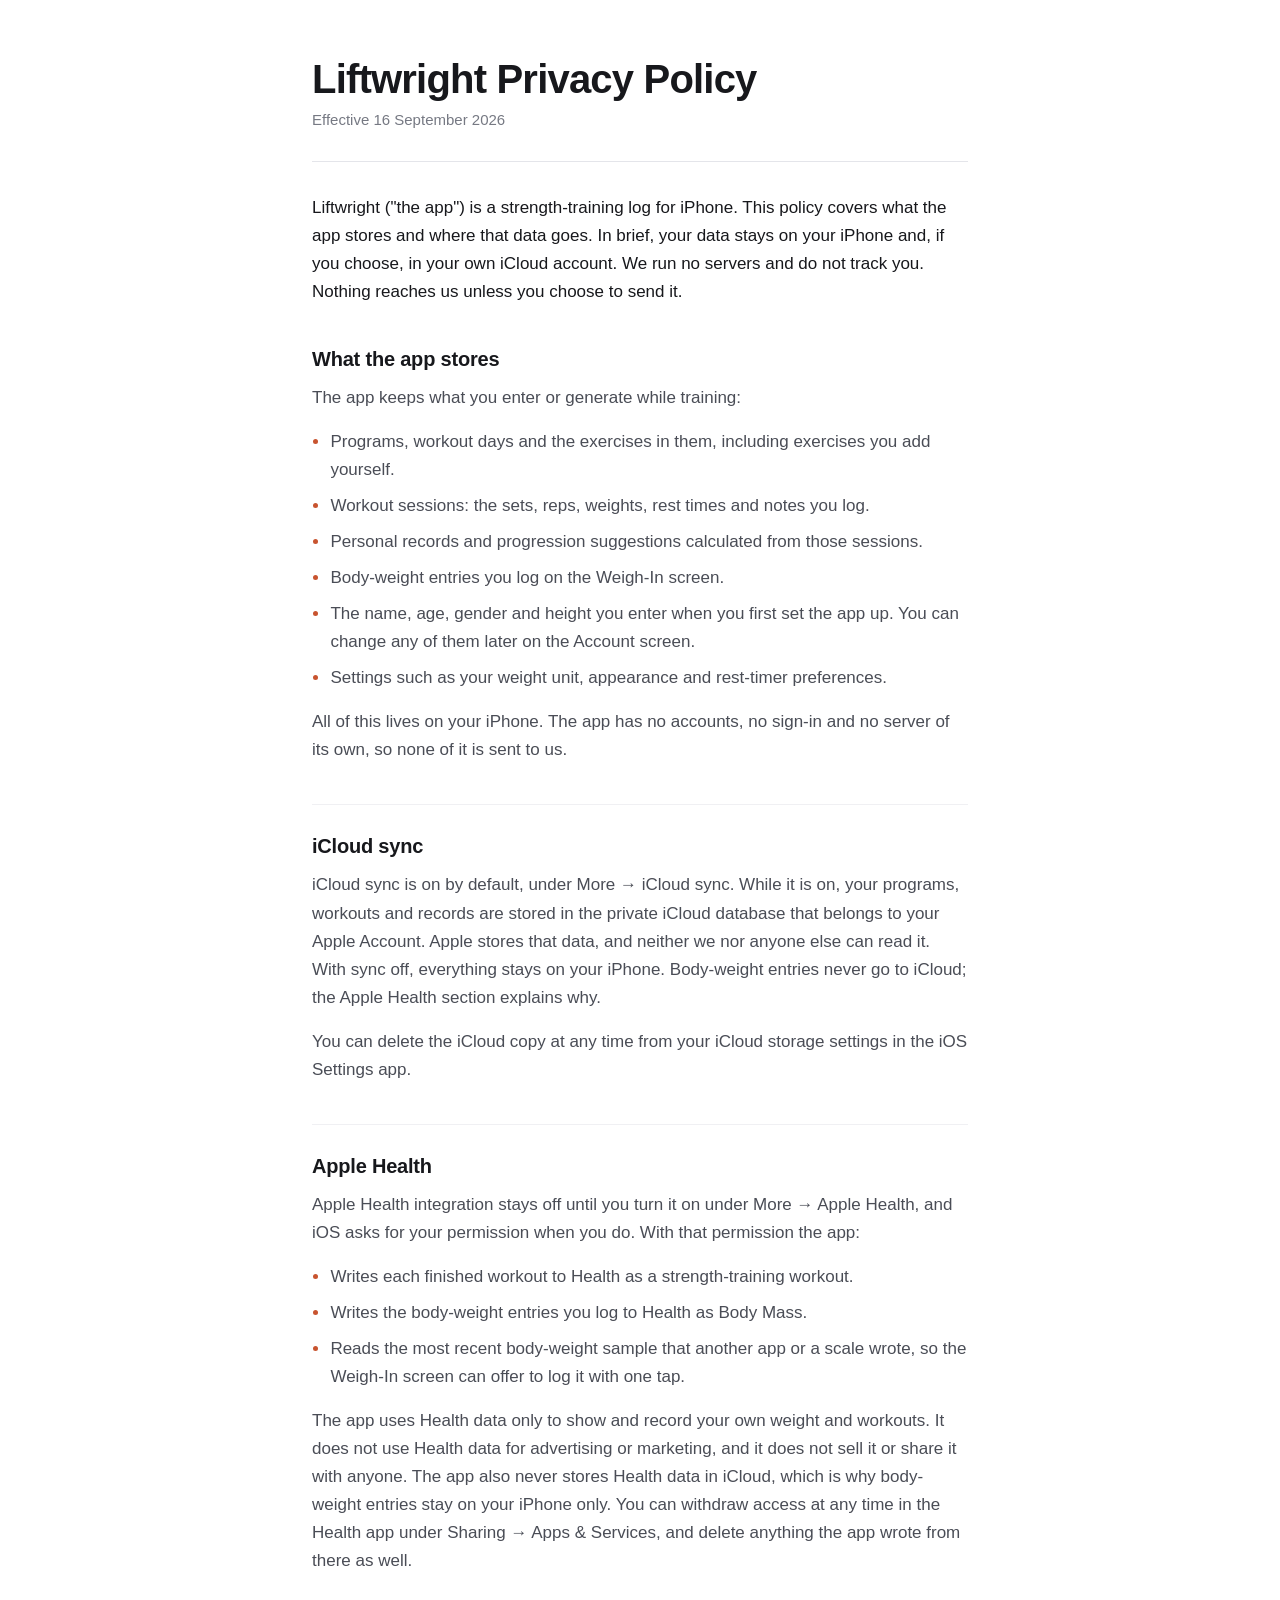
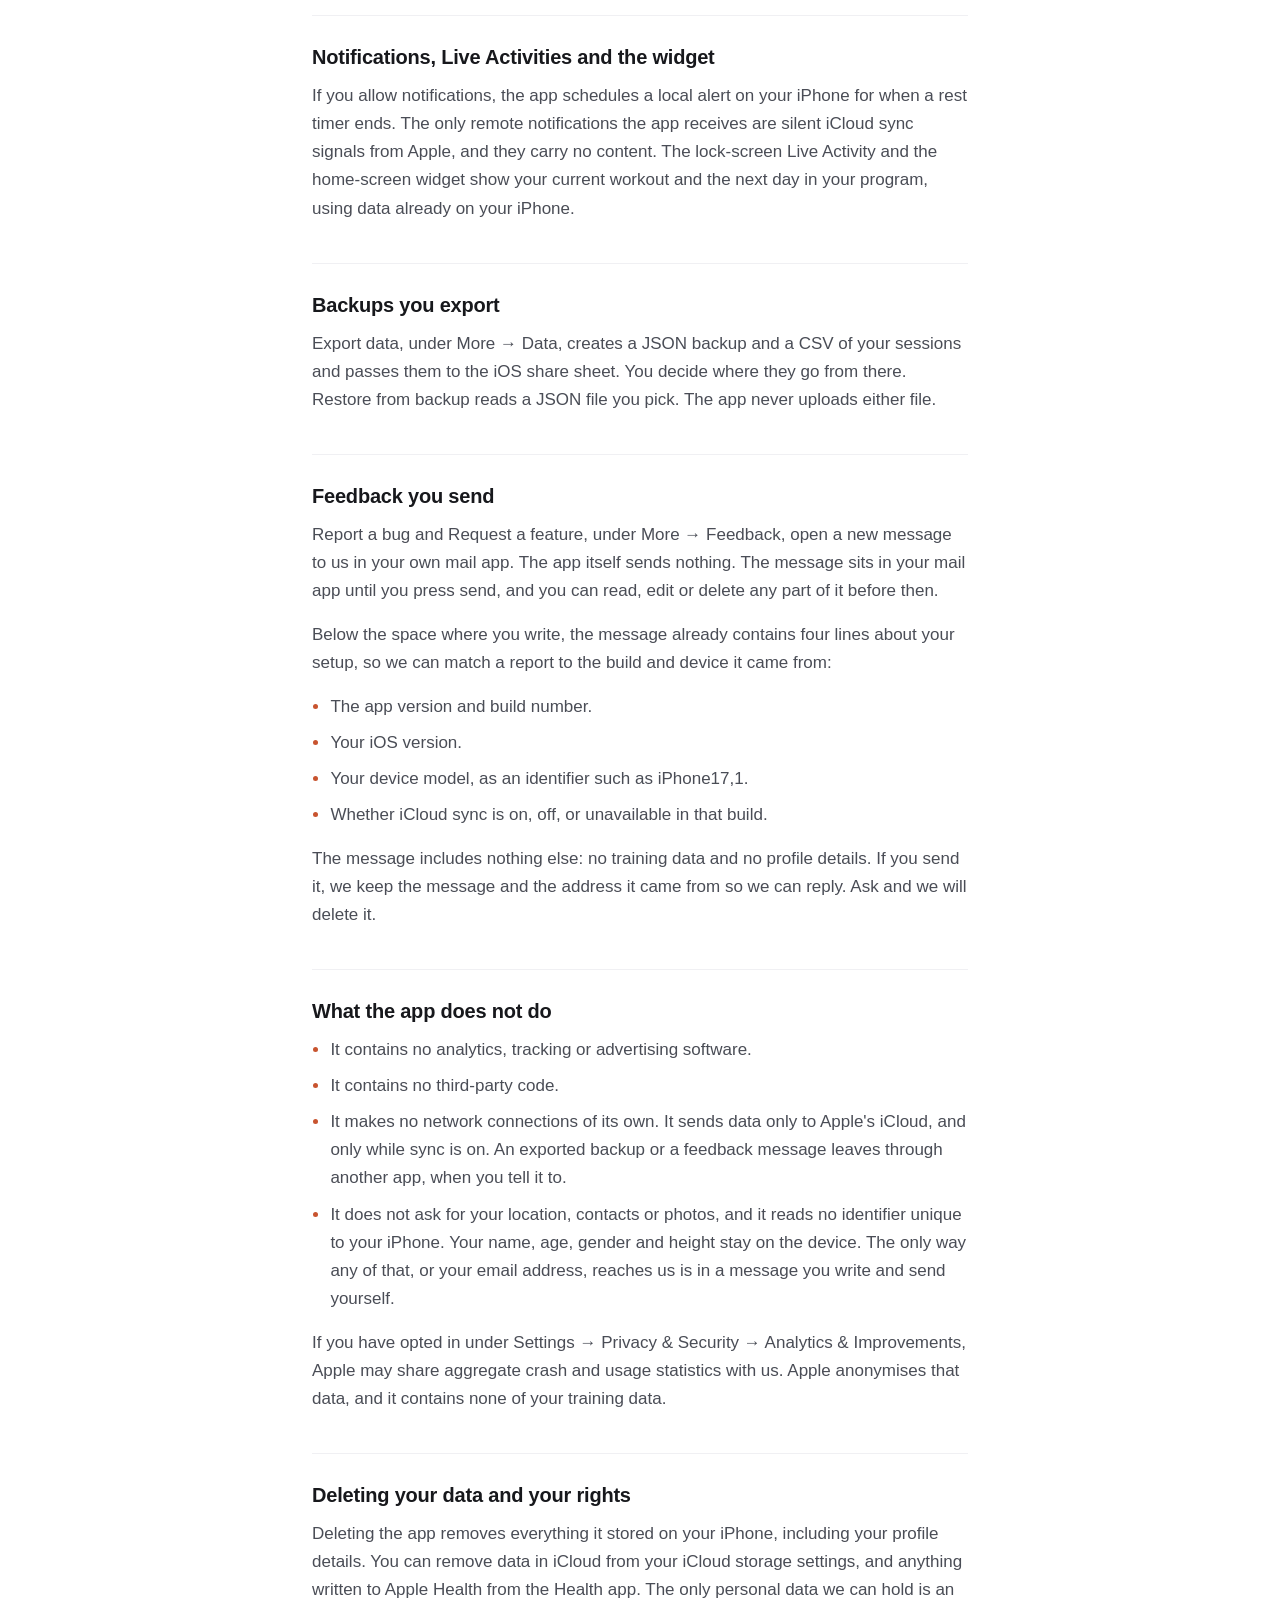
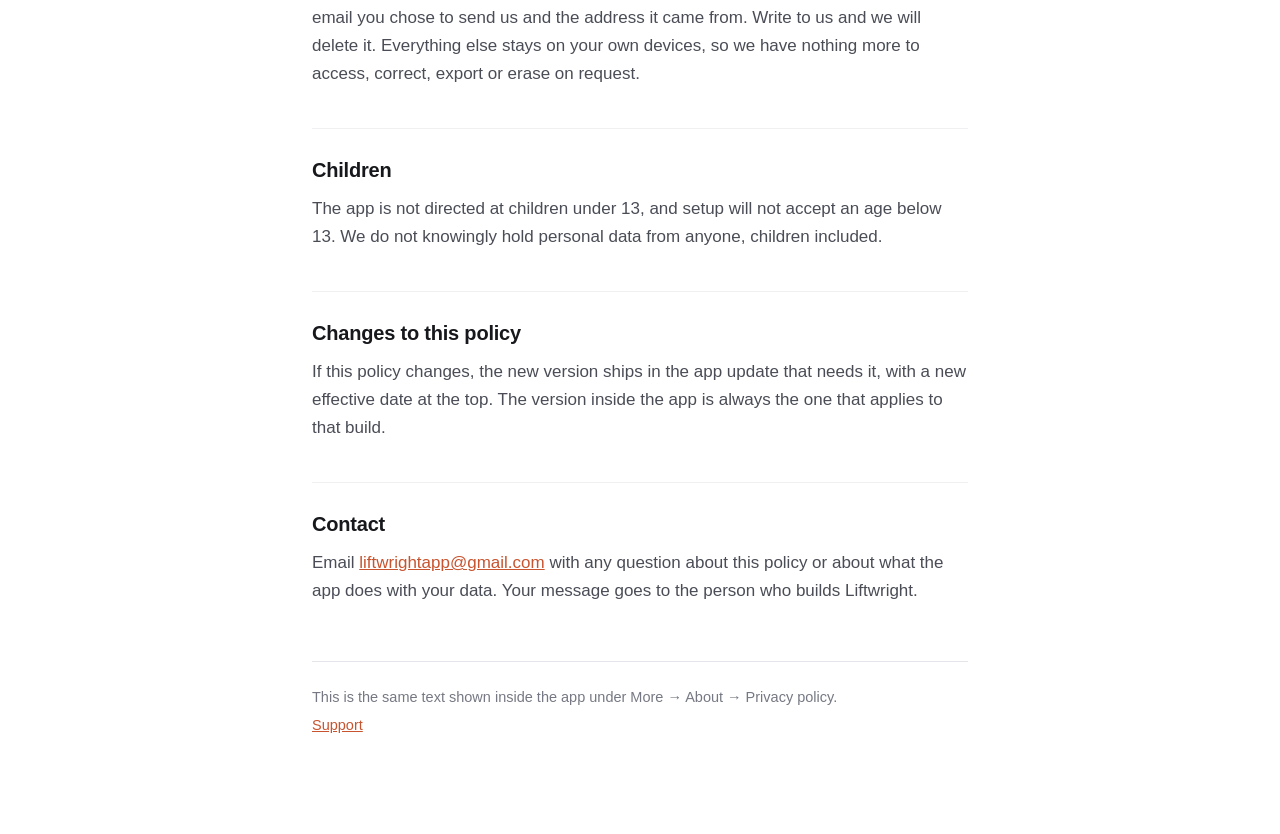
<file: index.html>
<!doctype html>
<html lang="en">
<head>
<meta charset="utf-8">
<meta name="viewport" content="width=device-width, initial-scale=1">
<title>Liftwright Privacy Policy</title>
<meta name="description" content="Privacy policy for Liftwright, a strength-training log for iPhone.">
<meta name="color-scheme" content="light dark">
<link rel="stylesheet" href="style.css">
</head>
<body>
<main>
<h1>Liftwright Privacy Policy</h1>
<p class="effective">Effective 16 September 2026</p>
<p class="lede">Liftwright (&quot;the app&quot;) is a strength-training log for iPhone. This policy covers what the app stores and where that data goes. In brief, your data stays on your iPhone and, if you choose, in your own iCloud account. We run no servers and do not track you. Nothing reaches us unless you choose to send it.</p>
<h2>What the app stores</h2>
<p>The app keeps what you enter or generate while training:</p>
<ul>
  <li>Programs, workout days and the exercises in them, including exercises you add yourself.</li>
  <li>Workout sessions: the sets, reps, weights, rest times and notes you log.</li>
  <li>Personal records and progression suggestions calculated from those sessions.</li>
  <li>Body-weight entries you log on the Weigh-In screen.</li>
  <li>The name, age, gender and height you enter when you first set the app up. You can change any of them later on the Account screen.</li>
  <li>Settings such as your weight unit, appearance and rest-timer preferences.</li>
</ul>
<p>All of this lives on your iPhone. The app has no accounts, no sign-in and no server of its own, so none of it is sent to us.</p>
<h2>iCloud sync</h2>
<p>iCloud sync is on by default, under More → iCloud sync. While it is on, your programs, workouts and records are stored in the private iCloud database that belongs to your Apple Account. Apple stores that data, and neither we nor anyone else can read it. With sync off, everything stays on your iPhone. Body-weight entries never go to iCloud; the Apple Health section explains why.</p>
<p>You can delete the iCloud copy at any time from your iCloud storage settings in the iOS Settings app.</p>
<h2>Apple Health</h2>
<p>Apple Health integration stays off until you turn it on under More → Apple Health, and iOS asks for your permission when you do. With that permission the app:</p>
<ul>
  <li>Writes each finished workout to Health as a strength-training workout.</li>
  <li>Writes the body-weight entries you log to Health as Body Mass.</li>
  <li>Reads the most recent body-weight sample that another app or a scale wrote, so the Weigh-In screen can offer to log it with one tap.</li>
</ul>
<p>The app uses Health data only to show and record your own weight and workouts. It does not use Health data for advertising or marketing, and it does not sell it or share it with anyone. The app also never stores Health data in iCloud, which is why body-weight entries stay on your iPhone only. You can withdraw access at any time in the Health app under Sharing → Apps &amp; Services, and delete anything the app wrote from there as well.</p>
<h2>Notifications, Live Activities and the widget</h2>
<p>If you allow notifications, the app schedules a local alert on your iPhone for when a rest timer ends. The only remote notifications the app receives are silent iCloud sync signals from Apple, and they carry no content. The lock-screen Live Activity and the home-screen widget show your current workout and the next day in your program, using data already on your iPhone.</p>
<h2>Backups you export</h2>
<p>Export data, under More → Data, creates a JSON backup and a CSV of your sessions and passes them to the iOS share sheet. You decide where they go from there. Restore from backup reads a JSON file you pick. The app never uploads either file.</p>
<h2>Feedback you send</h2>
<p>Report a bug and Request a feature, under More → Feedback, open a new message to us in your own mail app. The app itself sends nothing. The message sits in your mail app until you press send, and you can read, edit or delete any part of it before then.</p>
<p>Below the space where you write, the message already contains four lines about your setup, so we can match a report to the build and device it came from:</p>
<ul>
  <li>The app version and build number.</li>
  <li>Your iOS version.</li>
  <li>Your device model, as an identifier such as iPhone17,1.</li>
  <li>Whether iCloud sync is on, off, or unavailable in that build.</li>
</ul>
<p>The message includes nothing else: no training data and no profile details. If you send it, we keep the message and the address it came from so we can reply. Ask and we will delete it.</p>
<h2>What the app does not do</h2>
<ul>
  <li>It contains no analytics, tracking or advertising software.</li>
  <li>It contains no third-party code.</li>
  <li>It makes no network connections of its own. It sends data only to Apple&#x27;s iCloud, and only while sync is on. An exported backup or a feedback message leaves through another app, when you tell it to.</li>
  <li>It does not ask for your location, contacts or photos, and it reads no identifier unique to your iPhone. Your name, age, gender and height stay on the device. The only way any of that, or your email address, reaches us is in a message you write and send yourself.</li>
</ul>
<p>If you have opted in under Settings → Privacy &amp; Security → Analytics &amp; Improvements, Apple may share aggregate crash and usage statistics with us. Apple anonymises that data, and it contains none of your training data.</p>
<h2>Deleting your data and your rights</h2>
<p>Deleting the app removes everything it stored on your iPhone, including your profile details. You can remove data in iCloud from your iCloud storage settings, and anything written to Apple Health from the Health app. The only personal data we can hold is an email you chose to send us and the address it came from. Write to us and we will delete it. Everything else stays on your own devices, so we have nothing more to access, correct, export or erase on request.</p>
<h2>Children</h2>
<p>The app is not directed at children under 13, and setup will not accept an age below 13. We do not knowingly hold personal data from anyone, children included.</p>
<h2>Changes to this policy</h2>
<p>If this policy changes, the new version ships in the app update that needs it, with a new effective date at the top. The version inside the app is always the one that applies to that build.</p>
<h2>Contact</h2>
<p>Email <a href="mailto:liftwrightapp@gmail.com">liftwrightapp@gmail.com</a> with any question about this policy or about what the app does with your data. Your message goes to the person who builds Liftwright.</p>
<footer>
  <p>This is the same text shown inside the app under More &rarr; About &rarr; Privacy policy.</p>
  <p><a href="support/">Support</a></p>
</footer>
</main>
</body>
</html>
</file>
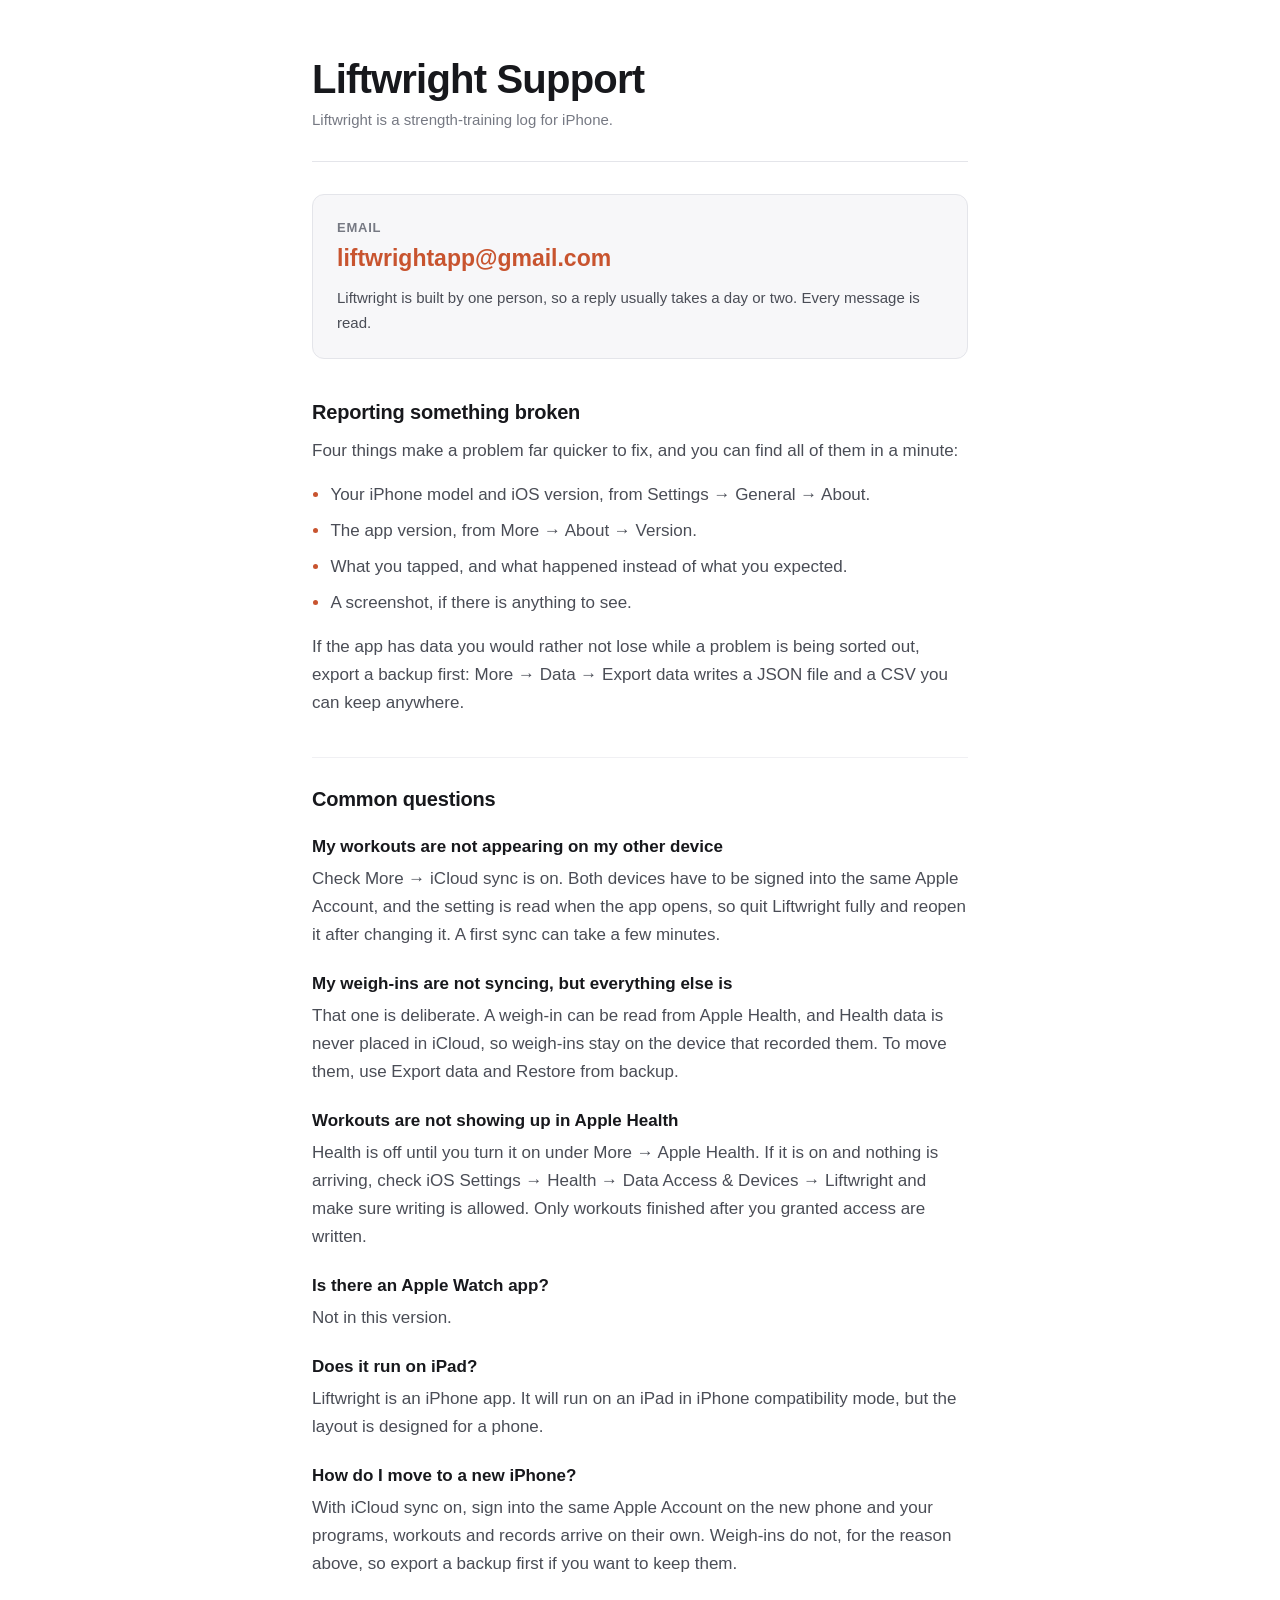
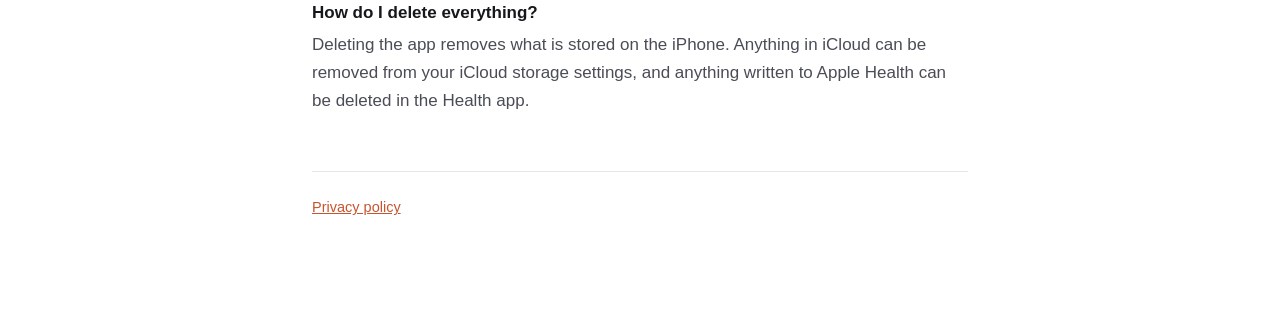
<file: support/index.html>
<!doctype html>
<html lang="en">
<head>
<meta charset="utf-8">
<meta name="viewport" content="width=device-width, initial-scale=1">
<title>Liftwright Support</title>
<meta name="description" content="Help and contact for Liftwright, a strength-training log for iPhone.">
<meta name="color-scheme" content="light dark">
<link rel="stylesheet" href="../style.css">
</head>
<body>
<main>
<h1>Liftwright Support</h1>
<p class="standfirst">Liftwright is a strength-training log for iPhone.</p>

<div class="contact">
  <p class="label">Email</p>
  <p class="address"><a href="mailto:liftwrightapp@gmail.com">liftwrightapp@gmail.com</a></p>
  <p class="note">Liftwright is built by one person, so a reply usually takes a day or two. Every message is read.</p>
</div>

<h2>Reporting something broken</h2>
<p>Four things make a problem far quicker to fix, and you can find all of them in a minute:</p>
<ul>
  <li>Your iPhone model and iOS version, from Settings &rarr; General &rarr; About.</li>
  <li>The app version, from More &rarr; About &rarr; Version.</li>
  <li>What you tapped, and what happened instead of what you expected.</li>
  <li>A screenshot, if there is anything to see.</li>
</ul>
<p>If the app has data you would rather not lose while a problem is being sorted out, export a backup first: More &rarr; Data &rarr; Export data writes a JSON file and a CSV you can keep anywhere.</p>

<h2>Common questions</h2>

<h3>My workouts are not appearing on my other device</h3>
<p>Check More &rarr; iCloud sync is on. Both devices have to be signed into the same Apple Account, and the setting is read when the app opens, so quit Liftwright fully and reopen it after changing it. A first sync can take a few minutes.</p>

<h3>My weigh-ins are not syncing, but everything else is</h3>
<p>That one is deliberate. A weigh-in can be read from Apple Health, and Health data is never placed in iCloud, so weigh-ins stay on the device that recorded them. To move them, use Export data and Restore from backup.</p>

<h3>Workouts are not showing up in Apple Health</h3>
<p>Health is off until you turn it on under More &rarr; Apple Health. If it is on and nothing is arriving, check iOS Settings &rarr; Health &rarr; Data Access &amp; Devices &rarr; Liftwright and make sure writing is allowed. Only workouts finished after you granted access are written.</p>

<h3>Is there an Apple Watch app?</h3>
<p>Not in this version.</p>

<h3>Does it run on iPad?</h3>
<p>Liftwright is an iPhone app. It will run on an iPad in iPhone compatibility mode, but the layout is designed for a phone.</p>

<h3>How do I move to a new iPhone?</h3>
<p>With iCloud sync on, sign into the same Apple Account on the new phone and your programs, workouts and records arrive on their own. Weigh-ins do not, for the reason above, so export a backup first if you want to keep them.</p>

<h3>How do I delete everything?</h3>
<p>Deleting the app removes what is stored on the iPhone. Anything in iCloud can be removed from your iCloud storage settings, and anything written to Apple Health can be deleted in the Health app.</p>

<footer>
  <p><a href="../">Privacy policy</a></p>
</footer>
</main>
</body>
</html>
</file>
<file: style.css>
/* Shared by the privacy policy (generated) and the support page (hand-written). */

:root {
  --ground: #ffffff;
  --panel: #f7f7f9;
  --ink: #17181c;
  --ink-2: #4a4d56;
  --muted: #767983;
  --line: #e4e5ea;
  --accent: #c8542f;
  --rule: #f0f0f3;
}
@media (prefers-color-scheme: dark) {
  :root {
    --ground: #101114;
    --panel: #1a1b20;
    --ink: #f0f0f3;
    --ink-2: #c2c4cc;
    --muted: #8c8f99;
    --line: #2a2b32;
    --accent: #ff8a65;
    --rule: #1c1d22;
  }
}

* { box-sizing: border-box; }
html { -webkit-text-size-adjust: 100%; }

body {
  margin: 0;
  background: var(--ground);
  color: var(--ink);
  font: 400 17px/1.65 -apple-system, BlinkMacSystemFont, "Segoe UI", Roboto,
        "Helvetica Neue", Arial, sans-serif;
  -webkit-font-smoothing: antialiased;
  padding-block: 56px 96px;
  padding-inline: 22px;
}

main { max-width: 41rem; margin: 0 auto; }

h1 {
  font-size: clamp(30px, 6vw, 40px);
  line-height: 1.15;
  letter-spacing: -.02em;
  margin: 0 0 6px;
  text-wrap: balance;
}

.effective,
.standfirst {
  color: var(--muted);
  font-size: 15px;
  margin: 0 0 32px;
  padding-bottom: 28px;
  border-bottom: 1px solid var(--line);
}

h2 {
  font-size: 20px;
  line-height: 1.3;
  letter-spacing: -.01em;
  margin: 40px 0 12px;
  padding-top: 28px;
  border-top: 1px solid var(--rule);
  text-wrap: balance;
}
h2:first-of-type { border-top: 0; padding-top: 0; }

h3 {
  font-size: 17px;
  line-height: 1.35;
  margin: 24px 0 6px;
  text-wrap: balance;
}

p { margin: 0 0 16px; color: var(--ink-2); }
.lede { color: var(--ink); }

ul { margin: 0 0 16px; padding-left: 1.15rem; color: var(--ink-2); }
li { margin-bottom: 8px; }
li::marker { color: var(--accent); }

a { color: var(--accent); }
a:focus-visible { outline: 2px solid var(--accent); outline-offset: 3px; border-radius: 2px; }

/* The support page's contact block: the one thing a visitor came for. */
.contact {
  background: var(--panel);
  border: 1px solid var(--line);
  border-radius: 12px;
  padding: 22px 24px;
  margin: 0 0 8px;
}
.contact .label {
  font-size: 13px;
  font-weight: 600;
  letter-spacing: .06em;
  text-transform: uppercase;
  color: var(--muted);
  margin: 0 0 6px;
}
.contact .address {
  margin: 0;
  font-size: clamp(19px, 4.4vw, 23px);
  line-height: 1.3;
  font-weight: 600;
  overflow-wrap: anywhere;
}
.contact .address a { text-decoration: none; }
.contact .address a:hover { text-decoration: underline; }
.contact .note { margin: 12px 0 0; font-size: 15px; }

footer {
  margin-top: 56px;
  padding-top: 24px;
  border-top: 1px solid var(--line);
  color: var(--muted);
  font-size: 14.5px;
}
footer p { color: inherit; margin-bottom: 4px; }
footer p:last-child { margin-bottom: 0; }

@media (max-width: 520px) {
  body { padding-block: 36px 64px; font-size: 16.5px; }
  .contact { padding: 18px 18px; }
}
</file>
